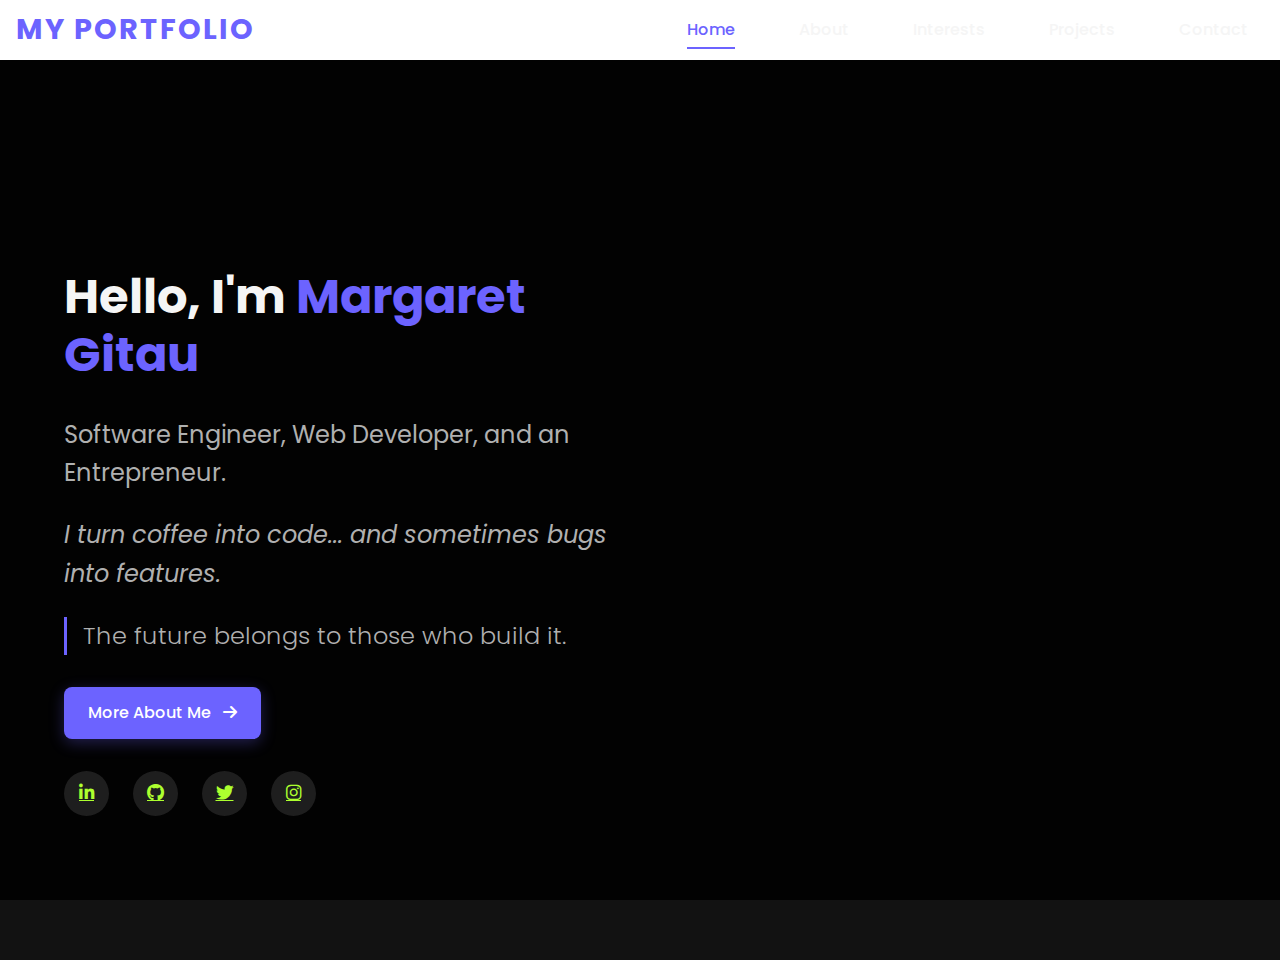
<file: index.html>
<!-- index.html -->
<!DOCTYPE html>
<html lang="en">
<head>
  <meta charset="UTF-8" />
  <meta name="viewport" content="width=device-width, initial-scale=1.0" />
  <title>Margaret Gitau | Portfolio</title>
  <link rel="stylesheet" href="style.css" />
  <link rel="stylesheet" href="https://cdnjs.cloudflare.com/ajax/libs/font-awesome/6.0.0/css/all.min.css">
  <link href="https://fonts.googleapis.com/css2?family=Poppins:wght@300;500;700&display=swap" rel="stylesheet">
</head>
<body>
  <!-- Navbar -->
  <header>
    <nav class="navbar">
      <div class="logo">My Portfolio</div>
 <button id="menu-toggle" aria-label="Menu">
    <i class="fas fa-bars"></i>
  </button>


   <ul class="nav-links">
        <li><a href="index.html" class="active">Home</a></li>
        <li><a href="about.html">About</a></li>
        <li><a href="interests.html">Interests</a></li>
        <li><a href="projects.html">Projects</a></li>
        <li><a href="contact.html">Contact</a></li>
      </ul>
    </nav>
  </header>

  <!-- Hero Section -->
  <section class="hero">
  <div class="hero-content">
    <div class="hero-text">
      <h1>Hello, I'm <span class="highlight">Margaret Gitau</span></h1>
      <p>Software Engineer, Web Developer, and an Entrepreneur.</p>
      <p class="dev-joke">I turn coffee into code... and sometimes bugs into features.</p>
      <p class="dev-quote">The future belongs to those who build it.</p>

      <a href="about.html" class="btn">More About Me <i class="fas fa-arrow-right"></i></a>

      <div class="social-links">
        <a href="https://www.linkedin.com/in/margaret-gitau-5371702ba" class="social-link"><i class="fab fa-linkedin-in"></i></a>
        <a href="https://github.com/Gitaumarggy" class="social-link"><i class="fab fa-github"></i></a>
        <a href="https://x.com/gitaumarggy" class="social-link"><i class="fab fa-twitter"></i></a>
        <a href="https://www.instagram.com/margg.y" class="social-link"><i class="fab fa-instagram"></i></a>
      </div>
    </div>

    <div class="hero-image">
      <img src="IMG_1664.jpg" alt="Margaret Gitau" class="circular-image" />
    </div>
  </div>
</section>
 <script src="script.js"></script>
</body>
</html>
</file>
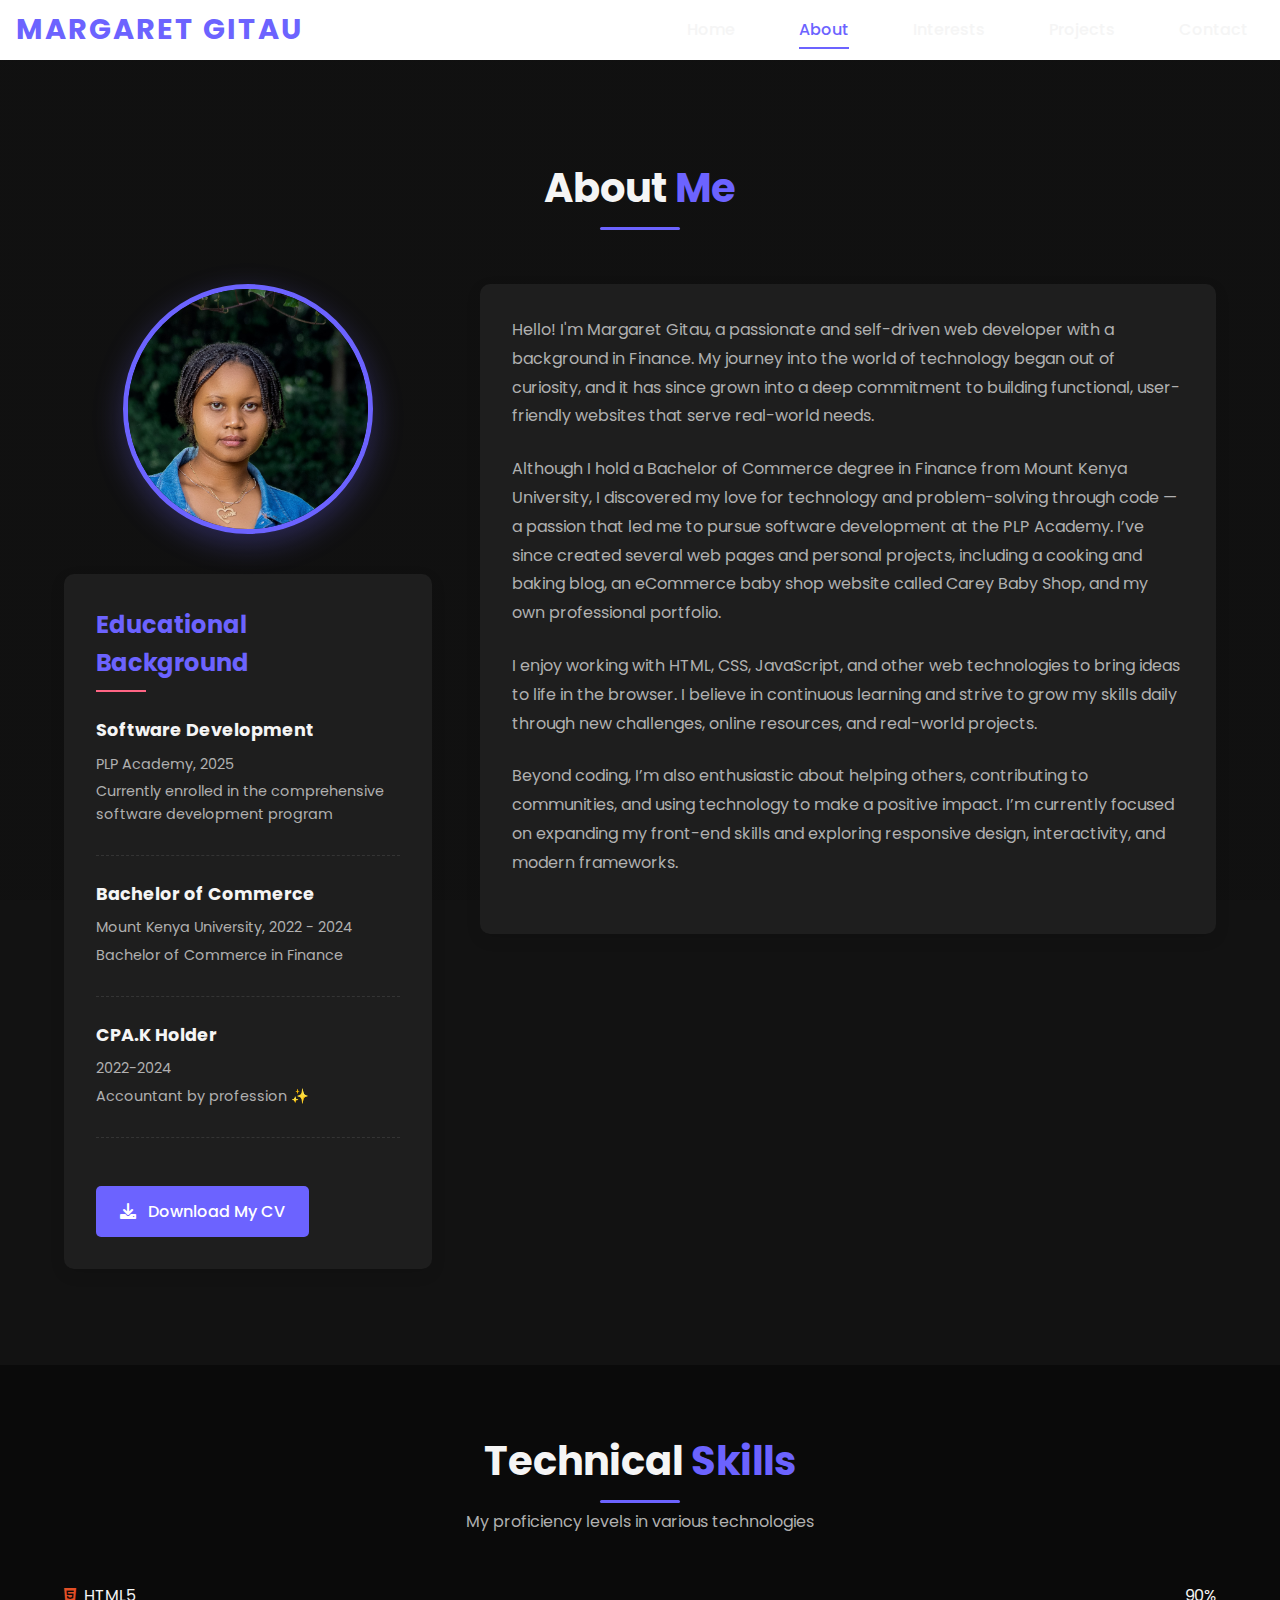
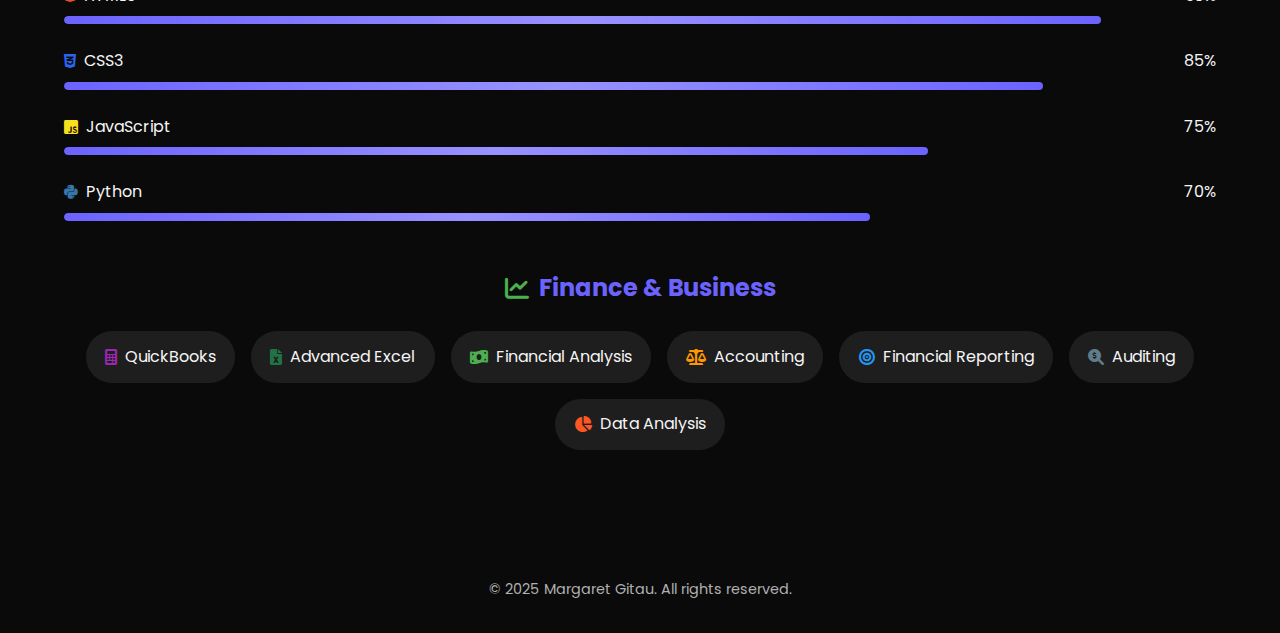
<file: about.html>
<!-- about.html -->
<!DOCTYPE html>
<html lang="en">
<head>
  <meta charset="UTF-8" />
  <meta name="viewport" content="width=device-width, initial-scale=1.0" />
  <title>About | Margaret Gitau</title>
  <link rel="stylesheet" href="style.css" />
  <link href="https://fonts.googleapis.com/css2?family=Poppins:wght@300;500;700&display=swap" rel="stylesheet">
  <link rel="stylesheet" href="https://cdnjs.cloudflare.com/ajax/libs/font-awesome/6.0.0/css/all.min.css">
</head>
<body>
  <!-- Navbar -->
  <header>
    <nav class="navbar">
      <div class="logo">Margaret Gitau</div>
      <ul class="nav-links">
        <li><a href="index.html">Home</a></li>
        <li><a href="about.html" class="active">About</a></li>
        <li><a href="interests.html">Interests</a></li>
        <li><a href="projects.html">Projects</a></li>
        <li><a href="contact.html">Contact</a></li>
      </ul>
    </nav>
  </header>

  <!-- About Section -->
  <section class="about" id="about">
    <div class="container">
      <div class="section-header">
        <h2>About <span>Me</span></h2>
      </div>

      <div class="about-layout">
        <div class="about-left">
          <div class="about-image">
            <img src="IMG_1664.jpg" alt="Margaret Gitau" class="circular-image"/>
          </div>
          <div class="education">
            <h3>Educational Background</h3>
            <div class="education-item">
              <h4>Software Development</h4>
              <p>PLP Academy, 2025</p>
              <p>Currently enrolled in the comprehensive software development program</p>
            </div>
            <div class="education-item">
              <h4>Bachelor of Commerce</h4>
              <p>Mount Kenya University, 2022 - 2024</p>
              <p>Bachelor of Commerce in Finance</p>
            </div>
            <div class="education-item">
              <h4>CPA.K Holder</h4>
              <p>2022-2024</p>
              <p>Accountant by profession ✨</p>
            </div>
            <a href="/cv/Margaret_Wangari_CV.pdf" class="download-cv">
              <i class="fas fa-download"></i> Download My CV
            </a>
          </div>
        </div>

        <div class="about-right">
          <div class="about-text">
            <p>
              Hello! I'm Margaret Gitau, a passionate and self-driven web developer with a background in Finance. My journey into the world of technology began out of curiosity, and it has since grown into a deep commitment to building functional, user-friendly websites that serve real-world needs.
            </p>
            <p>
              Although I hold a Bachelor of Commerce degree in Finance from Mount Kenya University, I discovered my love for technology and problem-solving through code — a passion that led me to pursue software development at the PLP Academy. I’ve since created several web pages and personal projects, including a cooking and baking blog, an eCommerce baby shop website called Carey Baby Shop, and my own professional portfolio.
            </p>
            <p>
              I enjoy working with HTML, CSS, JavaScript, and other web technologies to bring ideas to life in the browser. I believe in continuous learning and strive to grow my skills daily through new challenges, online resources, and real-world projects.
            </p>
            <p>
              Beyond coding, I’m also enthusiastic about helping others, contributing to communities, and using technology to make a positive impact. I’m currently focused on expanding my front-end skills and exploring responsive design, interactivity, and modern frameworks.
            </p>
          </div>
        </div>
      </div>
    </div>
  </section>

  <!-- Skills Section -->
 <!-- Skills Section -->
<section class="skills" id="skills">
  <div class="container">
    <div class="section-header">
      <h2>Technical <span>Skills</span></h2>
      <p>My proficiency levels in various technologies</p>
    </div>
    
    <div class="skill-progress">
      <div class="skill-item">
        <div class="skill-info">
          <div class="skill-name">
            <i class="fab fa-html5"></i> HTML5
          </div>
          <span>90%</span>
        </div>
        <div class="skill-bar">
          <div class="skill-level" style="width: 90%"></div>
        </div>
      </div>
      
      <div class="skill-item">
        <div class="skill-info">
          <div class="skill-name">
            <i class="fab fa-css3-alt"></i> CSS3
          </div>
          <span>85%</span>
        </div>
        <div class="skill-bar">
          <div class="skill-level" style="width: 85%"></div>
        </div>
      </div>
      
      <div class="skill-item">
        <div class="skill-info">
          <div class="skill-name">
            <i class="fab fa-js-square"></i> JavaScript
          </div>
          <span>75%</span>
        </div>
        <div class="skill-bar">
          <div class="skill-level" style="width: 75%"></div>
        </div>
      </div>
      
      <div class="skill-item">
        <div class="skill-info">
          <div class="skill-name">
            <i class="fab fa-python"></i> Python
          </div>
          <span>70%</span>
        </div>
        <div class="skill-bar">
          <div class="skill-level" style="width: 70%"></div>
        </div>
      </div>
    </div>

    <div class="skill-category">
      <h3><i class="fas fa-chart-line"></i> Finance & Business</h3>
      <div class="skills-grid">
        <div class="skill-tag"><i class="fas fa-calculator"></i> QuickBooks</div>
        <div class="skill-tag"><i class="fas fa-file-excel"></i> Advanced Excel</div>
        <div class="skill-tag"><i class="fas fa-money-bill-wave"></i> Financial Analysis</div>
        <div class="skill-tag"><i class="fas fa-balance-scale"></i> Accounting</div>
        <div class="skill-tag"><i class="fas fa-bullseye"></i> Financial Reporting</div>
        <div class="skill-tag"><i class="fas fa-search-dollar"></i> Auditing</div>
        <div class="skill-tag"><i class="fas fa-chart-pie"></i> Data Analysis</div>
      </div>
    </div>
  </div>
</section>

  <!-- Footer -->
  <footer class="footer">
    <p>&copy; 2025 Margaret Gitau. All rights reserved.</p>
  </footer>
   <script src="script.js"></script>
</body>
</html>
</file>
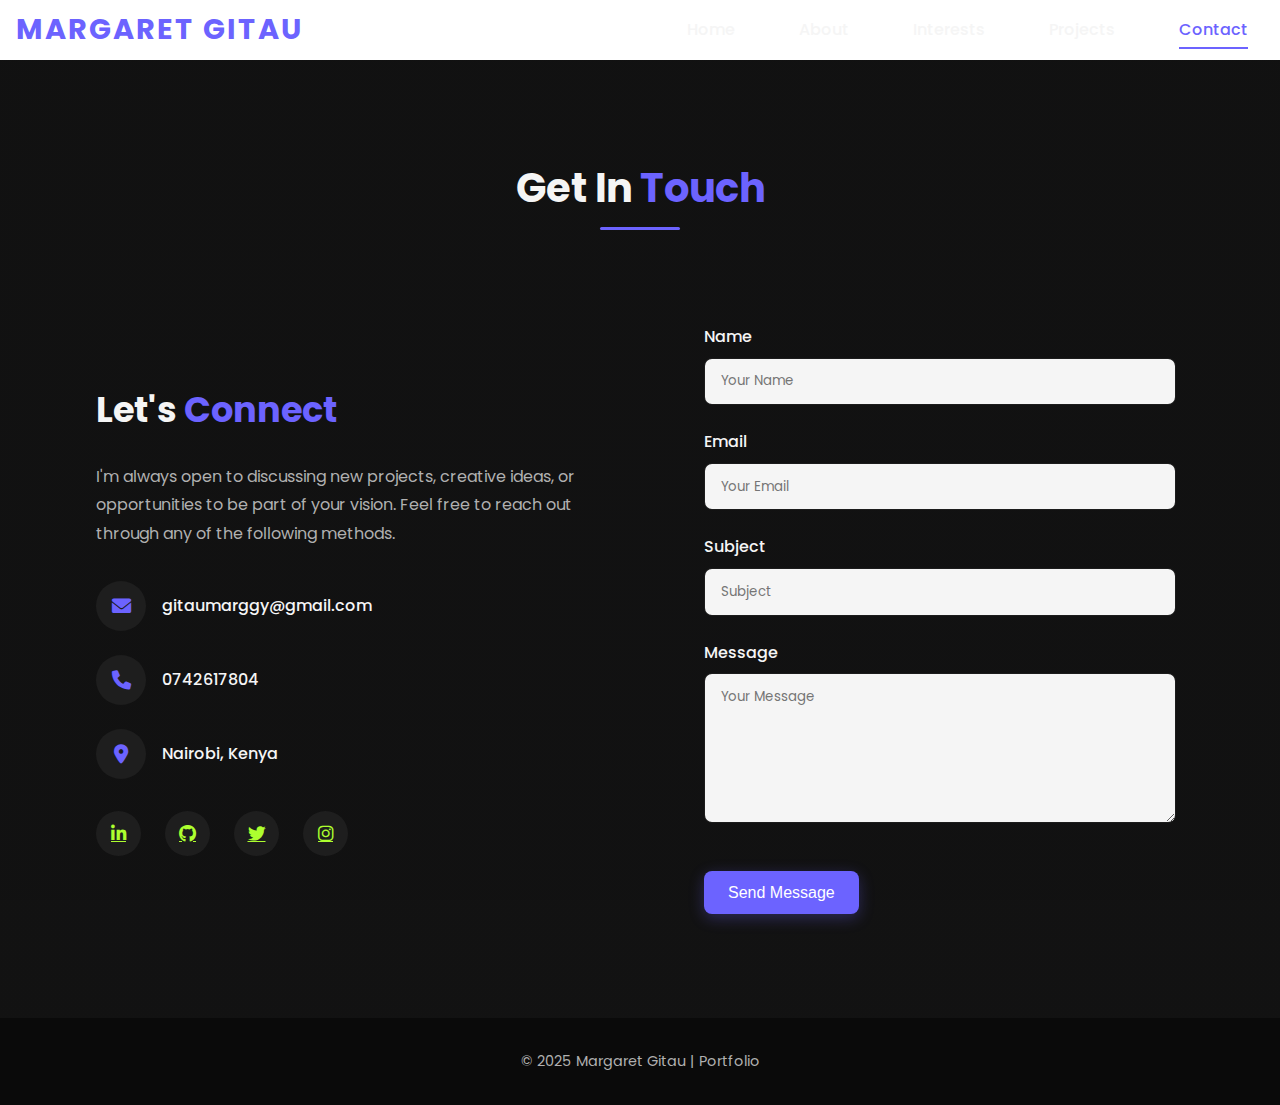
<file: contact.html>
<!DOCTYPE html>
<html lang="en">
<head>
  <meta charset="UTF-8" />
  <meta name="viewport" content="width=device-width, initial-scale=1.0"/>
  <title>Contact | Margaret Gitau</title>
  <link rel="stylesheet" href="style.css" />
  <link rel="stylesheet" href="https://cdnjs.cloudflare.com/ajax/libs/font-awesome/6.0.0/css/all.min.css">
  <link href="https://fonts.googleapis.com/css2?family=Poppins:wght@300;500;700&display=swap" rel="stylesheet">
</head>
<body>

  <!-- Navbar -->
  <header>
    <nav class="navbar">
      <div class="logo">Margaret Gitau</div>
       <button id="menu-toggle" aria-label="Menu">
    <i class="fas fa-bars"></i>
  </button>
      <ul class="nav-links">
        <li><a href="index.html">Home</a></li>
        <li><a href="about.html">About</a></li>
       <li><a href="interests.html">Interests</a></li>
          <li><a href="projects.html">Projects</a></li>
        <li><a href="contact.html" class="active">Contact</a></li>
      </ul>
    </nav>
  </header>

  <!-- Contact Section -->
  <section class="contact" id="contact">
    <div class="container">
      <div class="section-header">
        <h2>Get In <span>Touch</span></h2>
      
      </div>
      <div class="contact-content">
        <div class="contact-info">
          <h2>Let's <span>Connect</span></h2>
          <p>I'm always open to discussing new projects, creative ideas, or opportunities to be part of your vision. Feel free to reach out through any of the following methods.</p>
          <div class="contact-details">
            <div class="contact-item">
              <div class="contact-icon"><i class="fas fa-envelope"></i></div>
              <span>gitaumarggy@gmail.com</span>
            </div>
            <div class="contact-item">
              <div class="contact-icon"><i class="fas fa-phone"></i></div>
              <span>0742617804</span>
            </div>
            <div class="contact-item">
              <div class="contact-icon"><i class="fas fa-map-marker-alt"></i></div>
              <span>Nairobi, Kenya</span>
            </div>
          </div>
          <div class="social-links">
            <a href="https://www.linkedin.com/in/margaret-gitau-5371702ba" class="social-link"><i class="fab fa-linkedin-in"></i></a>
            <a href="https://github.com/Gitaumarggy" class="social-link"><i class="fab fa-github"></i></a>
            <a href="https://x.com/gitaumarggy" class="social-link"><i class="fab fa-twitter"></i></a>
            <a href="https://www.instagram.com/margg.y" class="social-link"><i class="fab fa-instagram"></i></a>
          </div>
        </div>

        <div class="contact-form-container">
          <form class="contact-form">
            <div class="form-group">
              <label for="name">Name</label>
              <input type="text" id="name" class="form-control" placeholder="Your Name" required>
            </div>
            <div class="form-group">
              <label for="email">Email</label>
              <input type="email" id="email" class="form-control" placeholder="Your Email" required>
            </div>
            <div class="form-group">
              <label for="subject">Subject</label>
              <input type="text" id="subject" class="form-control" placeholder="Subject" required>
            </div>
            <div class="form-group">
              <label for="message">Message</label>
              <textarea id="message" class="form-control" placeholder="Your Message" required></textarea>
            </div>
            <button type="submit" class="btn">Send Message</button>
          </form>
        </div>
      </div>
    </div>
  </section>

  <!-- Footer -->
  <footer>
    <div class="container">
      <div class="footer-content">
        <p>&copy; 2025 Margaret Gitau | Portfolio</p>
      </div>
    </div>
  </footer>
   <script src="script.js"></script>
</body>
</html>
</file>
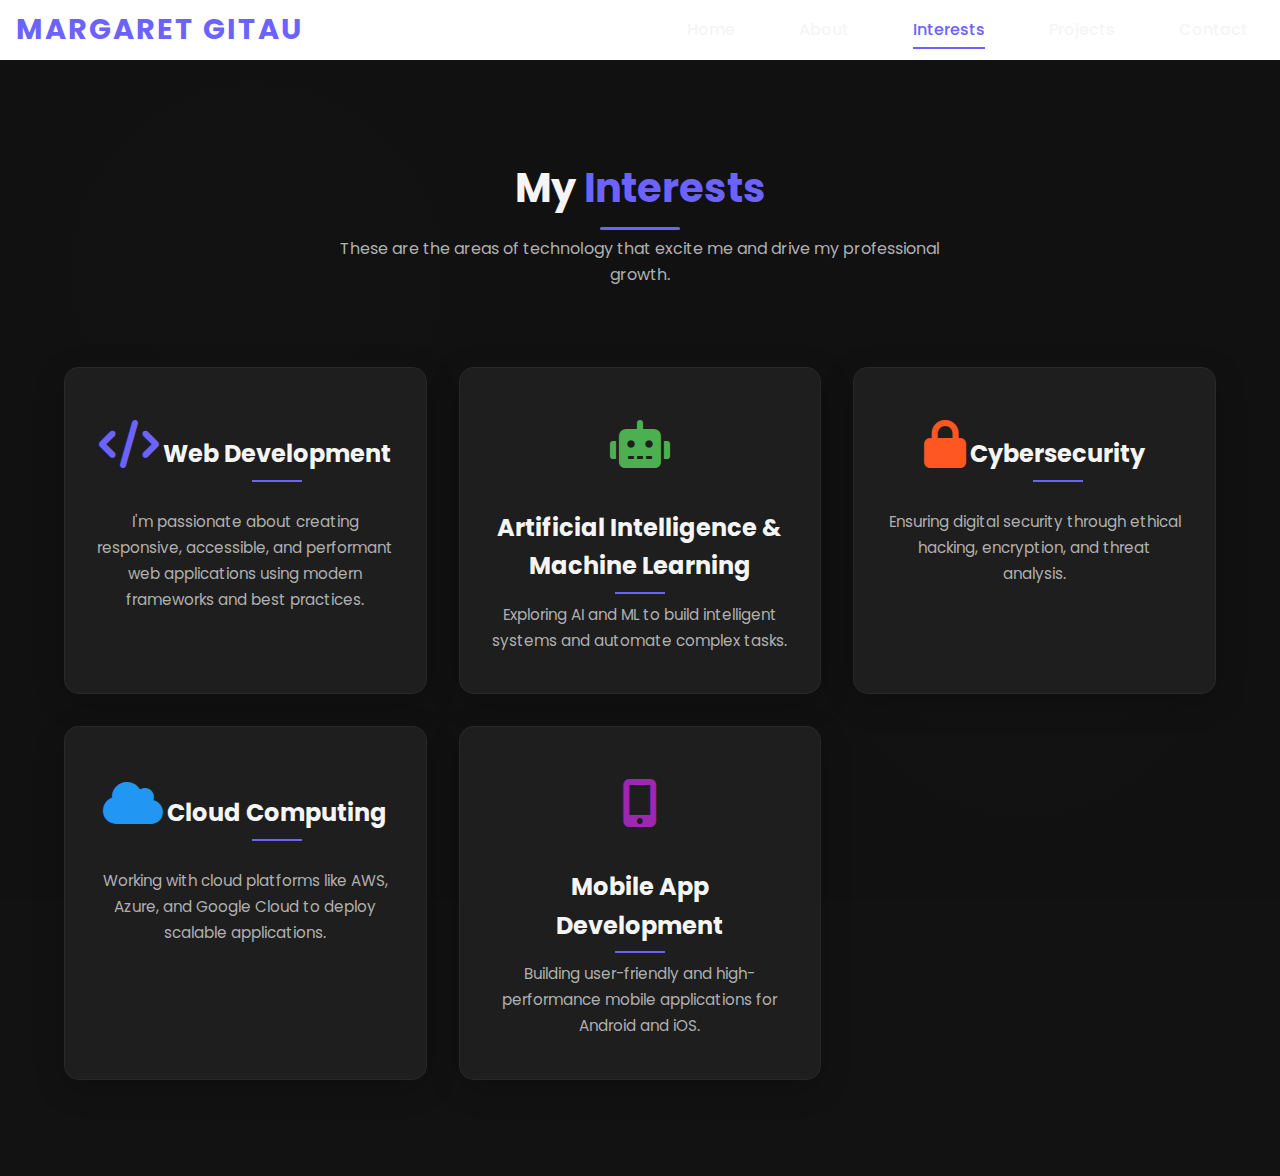
<file: interests.html>
<!DOCTYPE html>
<html lang="en">
<head>
  <meta charset="UTF-8" />
  <meta name="viewport" content="width=device-width, initial-scale=1.0" />
  <title>My Interests | Margaret Gitau</title>
  <link rel="stylesheet" href="style.css" />
  <link href="https://fonts.googleapis.com/css2?family=Poppins:wght@300;500;700&display=swap" rel="stylesheet">
  <link rel="stylesheet" href="https://cdnjs.cloudflare.com/ajax/libs/font-awesome/6.0.0/css/all.min.css">
</head>
<body>

  <!-- Navbar -->
  <header>
    <nav class="navbar">
      <div class="logo">Margaret Gitau</div>
       <button id="menu-toggle" aria-label="Menu">
    <i class="fas fa-bars"></i>
  </button>

      <ul class="nav-links">
        <li><a href="index.html">Home</a></li>
        <li><a href="about.html">About</a></li>
        <li><a href="interests.html"class="active">Interests</a></li>
        <li><a href="projects.html">Projects</a></li>
        <li><a href="contact.html">Contact</a></li>
      </ul>
    </nav>
  </header>

  <!-- Interests Section -->
  <section class="interests" id="interests">
    <div class="container">
      <div class="section-header">
        <h2>My <span>Interests</span></h2>
        <p>These are the areas of technology that excite me and drive my professional growth.</p>
      </div>

      <div class="interests-grid">
        <div class="interest-card">
          <div class="interest-icon"><i class="fas fa-code"></i></div>
          <h3>Web Development</h3>
          <p>I'm passionate about creating responsive, accessible, and performant web applications using modern frameworks and best practices.</p>
        </div>

        <div class="interest-card">
          <div class="interest-icon"><i class="fas fa-robot"></i></div>
          <h3>Artificial Intelligence & Machine Learning</h3>
          <p>Exploring AI and ML to build intelligent systems and automate complex tasks.</p>
        </div>

        <div class="interest-card">
          <div class="interest-icon"><i class="fas fa-lock"></i></div>
          <h3>Cybersecurity</h3>
          <p>Ensuring digital security through ethical hacking, encryption, and threat analysis.</p>
        </div>

        <div class="interest-card">
          <div class="interest-icon"><i class="fas fa-cloud"></i></div>
          <h3>Cloud Computing</h3>
          <p>Working with cloud platforms like AWS, Azure, and Google Cloud to deploy scalable applications.</p>
        </div>

        <div class="interest-card">
          <div class="interest-icon"><i class="fas fa-mobile-alt"></i></div>
          <h3>Mobile App Development</h3>
          <p>Building user-friendly and high-performance mobile applications for Android and iOS.</p>
        </div>
      </div>
    </div>
  </section>
   <script src="script.js"></script>
</body>
</html>
</file>
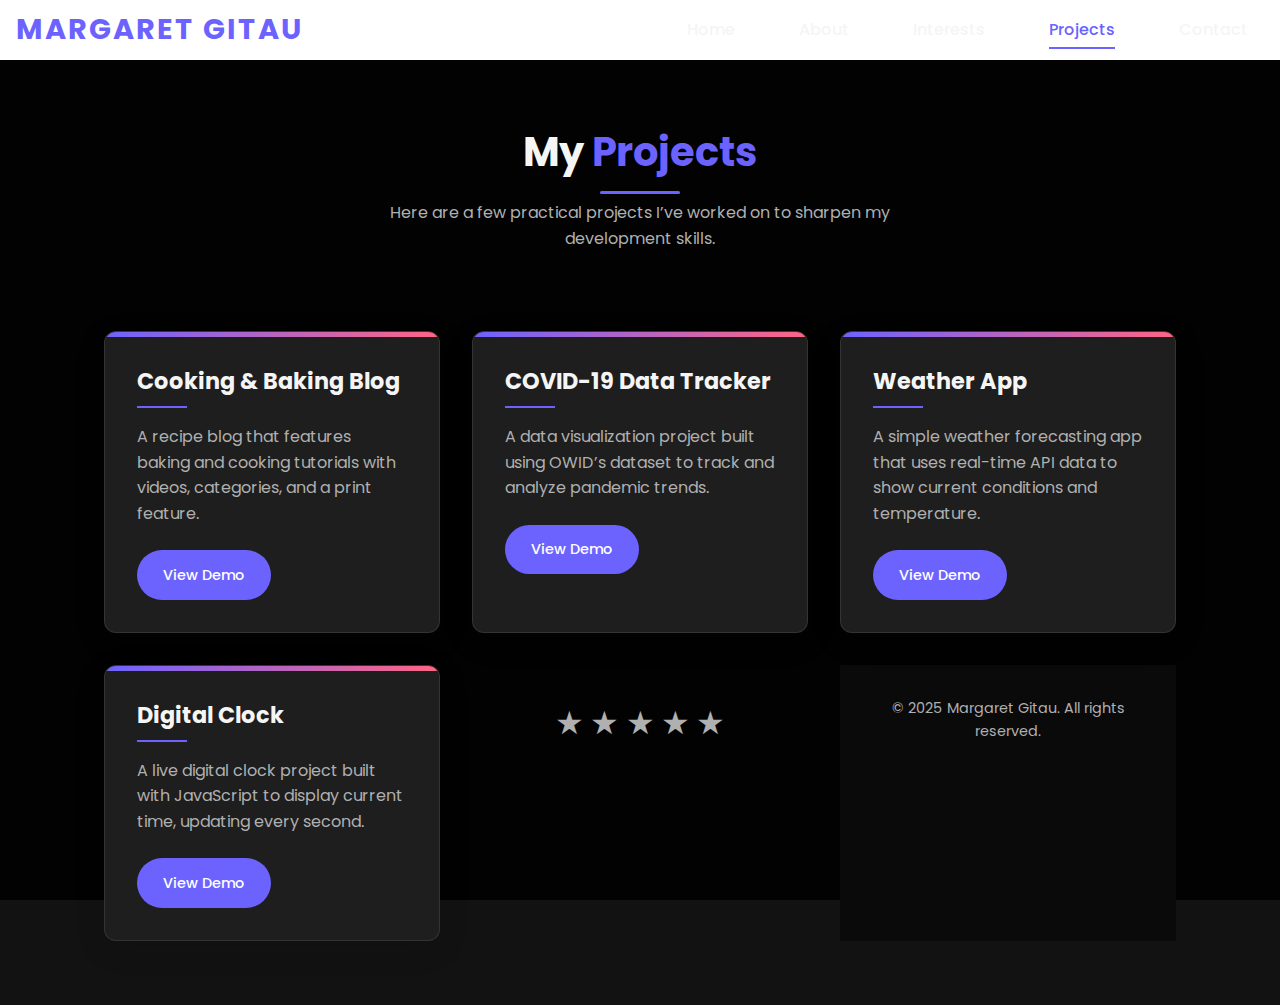
<file: projects.html>
<!DOCTYPE html>
<html lang="en">
<head>
  <meta charset="UTF-8" />
  <meta name="viewport" content="width=device-width, initial-scale=1.0" />
  <title>My Interests | Margaret Gitau</title>
  <link rel="stylesheet" href="style.css" />
  <link href="https://fonts.googleapis.com/css2?family=Poppins:wght@300;500;700&display=swap" rel="stylesheet">
  <link rel="stylesheet" href="https://cdnjs.cloudflare.com/ajax/libs/font-awesome/6.0.0/css/all.min.css">
</head>
<body>

  <!-- Navbar -->
  <header>
    <nav class="navbar">
      <div class="logo">Margaret Gitau</div>
          <button id="menu-toggle" aria-label="Menu">
    <i class="fas fa-bars"></i>
  </button>
      <ul class="nav-links">
        <li><a href="index.html">Home</a></li>
        <li><a href="about.html">About</a></li>
        <li><a href="interests.html">Interests</a></li>
        <li><a href="projects.html"class="active">Projects</a></li>
        <li><a href="contact.html">Contact</a></li>
      </ul>
    </nav>
  </header>

<!-- Projects Subsection -->
<div class="section-header" style="margin-top: 60px;">
  <h2>My <span>Projects</span></h2>
  <p>Here are a few practical projects I’ve worked on to sharpen my development skills.</p>
</div>

<div class="projects-grid">
  <div class="project-card">
    <h3>Cooking & Baking Blog</h3>
    <p>A recipe blog that features baking and cooking tutorials with videos, categories, and a print feature.</p>
    <a href="https://marggyrecipes.netlify.app/" target="_blank" class="btn-demo">View Demo</a>
  </div>

  <div class="project-card">
    <h3>COVID-19 Data Tracker</h3>
    <p>A data visualization project built using OWID’s dataset to track and analyze pandemic trends.</p>
    <a href="https://your-covid-tracker.netlify.app" target="_blank" class="btn-demo">View Demo</a>
  </div>

  <div class="project-card">
    <h3>Weather App</h3>
    <p>A simple weather forecasting app that uses real-time API data to show current conditions and temperature.</p>
    <a href="https://your-weather-app.vercel.app" target="_blank" class="btn-demo">View Demo</a>
  </div>

  <div class="project-card">
    <h3>Digital Clock</h3>
    <p>A live digital clock project built with JavaScript to display current time, updating every second.</p>
    <a href="https://your-digital-clock.netlify.app" target="_blank" class="btn-demo">View Demo</a>
  </div>


<div class="rating">
  <span class="star" data-value="5">&#9733;</span>
  <span class="star" data-value="4">&#9733;</span>
  <span class="star" data-value="3">&#9733;</span>
  <span class="star" data-value="2">&#9733;</span>
  <span class="star" data-value="1">&#9733;</span>
</div>



  <!-- Footer -->
  <footer class="footer">
    <p>&copy; 2025 Margaret Gitau. All rights reserved.</p>
  </footer>
   <script src="script.js"></script>
</body>
</html>
</file>
<file: style.css>
/* style.css */
:root {
  --primary-color: #7863ff;
  --secondary-color: #ff6584;
  --dark-bg: #121212;
  --darker-bg: #0a0a0a;
  --text-color: #f5f5f5;
  --text-muted: #b0b0b0;
  --card-bg: #1e1e1e;
    --shadow-color: rgba(0, 0, 0, 0.3);
    --navbar-height: 60px;
}

* {
  margin: 0;
  padding: 0;
  box-sizing: border-box;
}

body {
  font-family: 'Poppins', sans-serif;
  background-color: var(--dark-bg);
  color: var(--text-color);
  line-height: 1.6;
  overflow-x: hidden;
  background-image: linear-gradient(rgba(0, 0, 0, 0.9), rgba(0, 0, 0, 0.9)), 
                    url('https://images.pexels.com/photos/5380664/pexels-photo-5380664.jpeg?auto=compress&cs=tinysrgb&w=600');
  background-size: cover;
  background-attachment: fixed;
  background-position: center;
}

/* Navbar Styles */
.navbar {
  display: flex;
  justify-content: space-between;
  align-items: center;
  height: var(--navbar-height);
  padding: 1.5rem 5%;
  background-color: rgba(18, 18, 18, 0.8);
  backdrop-filter: blur(10px);
  position: fixed;
  width: 100%;
  top: 0;
  z-index: 1000;
  border-bottom: 1px solid rgba(255, 255, 255, 0.1);
}

.logo {
  font-size: 1.8rem;
  font-weight: 700;
  color: var(--primary-color);
  text-transform: uppercase;
  letter-spacing: 2px;
}

/* Base styles */
.navbar {
  display: flex;
  justify-content: space-between;
  align-items: center;
  padding: 1rem;
  background: #ffffff;
  position: relative;
  z-index: 1000;
}

.nav-links {
  display: none; /* hide by default on mobile */
  flex-direction: column;
  position: absolute;
  top: 70px; /* adjust based on header height */
  right: 1rem;
  background: white;
  border-radius: 10px;
  box-shadow: 0 4px 8px rgba(0, 0, 0, 0.1);
  padding: 1rem;
}

.nav-links.show {
  display: flex; /* show menu when toggled */
}

.nav-links li {
  margin: 0.5rem 0;
}

#menu-toggle {
  font-size: 24px;
  background: none;
  border: none;
  cursor: pointer;
  color: #333;
}

/* Desktop view: show nav always */
@media screen and (min-width: 768px) {
  .nav-links {
    display: flex !important;
    position: static;
    flex-direction: row;
    background: none;
    box-shadow: none;
    padding: 0;
  }

  .nav-links li {
    margin: 0 1rem;
  }

  #menu-toggle {
    display: none;
  }
}


/* Form Validation Styles */
.form-control.invalid {
  border-color: var(--secondary-color);
}

.error-message {
  color: var(--secondary-color);
  font-size: 0.8rem;
  margin-top: 0.3rem;
  display: none;
}

.form-control.invalid + .error-message {
  display: block;
}

/* Loading Animation for Form Submission */
.form-loading {
  position: relative;
  pointer-events: none;
  opacity: 0.7;
}

.form-loading::after {
  content: '';
  position: absolute;
  top: 50%;
  left: 50%;
  transform: translate(-50%, -50%);
  width: 20px;
  height: 20px;
  border: 3px solid rgba(255, 255, 255, 0.3);
  border-radius: 50%;
  border-top-color: var(--primary-color);
  animation: spin 1s ease infinite;
}

@keyframes spin {
  to { transform: translate(-50%, -50%) rotate(360deg); }
}

/* Success Message */
.form-success {
  display: none;
  color: #4CAF50;
  text-align: center;
  margin-top: 1rem;
  font-weight: 500;
}

.form-success.visible {
  display: block;
  animation: fadeIn 0.5s ease;
}

.nav-links {
  display: flex;
  list-style: none;
  gap: 2rem;
}

.nav-links a {
  color: var(--text-color);
  text-decoration: none;
  font-weight: 500;
  transition: color 0.3s ease;
  position: relative;
  padding: 0.5rem 0;
}

.nav-links a:hover {
  color: var(--primary-color);
}

.nav-links a.active {
  color: var(--primary-color);
}

.nav-links a.active::after {
  content: '';
  position: absolute;
  bottom: 0;
  left: 0;
  width: 100%;
  height: 2px;
  background-color: var(--primary-color);
}

/* Hero Section */
.hero {
  min-height: 100vh;
  display: flex;
  align-items: center;
  padding: 8rem 5% 4rem;
}

.hero-content {
  display: flex;
  justify-content: space-between;
  align-items: center;
  width: 100%;
  max-width: 1200px;
  margin: 0 auto;
  gap: 3rem;
}

.hero-text {
  font-size: 1.5rem;
  font-style: courier;
  flex: 1;
  max-width: 600px;
}

.hero-image {
  flex: 1;
  display: flex;
  justify-content: center;
  position: relative;
}

.circular-image {
  width: 400px;
  height: 400px;
  border-radius: 80%;
  object-fit: cover;
  position: relative;
  z-index: 1;
  box-shadow: 0 10px 30px rgba(108, 99, 255, 0.3);
  transition: transform 0.5s ease;
}

.circular-image:hover {
  transform: scale(1.05);
}

h1 {
  font-size: 3.0rem;
  margin-bottom: 2.0rem;
  line-height: 1.2;
   animation: 
    typing 3.5s steps(40, end),
    blink-caret 0.75s step-end infinite;
}
@keyframes typing {
  from { width: 0; }
  to { width: 100%; }
}
/* The cursor blink effect */
@keyframes blink-caret {
  from, to { border-color: transparent }
  50% { border-color: var(--primary-color); }
}

.highlight {
  color: var(--primary-color);
  position: relative;
}

.highlight::after {
  content: '';
  position: absolute;
  bottom: 5px;
  left: 0;
  width: 100%;
  height: 10px;
  background-color: rgba(108, 99, 255, 0.3);
  z-index: -1;
}

.hero-text p {
  font-size: 1.5rem;
  margin-bottom: 1.0rem;
  color: var(--text-muted);
}

.dev-joke {
  font-style: italic;
  color: var(--secondary-color);
  margin: 1.5rem 0;
}

.dev-quote {
  font-weight: 300;
  border-left: 3px solid var(--primary-color);
  padding-left: 1rem;
  margin: 1.5rem 0;
}

/* Button Styles */
.btn {
  display: inline-block;
  background-color: var(--primary-color);
  color: rgb(255, 255, 255);
  padding: 0.8rem 1.5rem;
  border-radius: 50px;
  text-decoration: none;
  font-weight: 500;
  transition: all 0.3s ease;
  margin-top: 1rem;
  box-shadow: 0 4px 15px rgba(108, 99, 255, 0.3);
}

.btn:hover {
  transform: translateY(-3px);
  box-shadow: 0 6px 20px rgba(108, 99, 255, 0.4);
  background-color: #5a52e0;
}

.btn i {
  margin-left: 0.5rem;
  transition: transform 0.3s ease;
}

.btn:hover i {
  transform: translateX(3px);
}

/* Social Links */
.social-links {
  display: flex;
  gap: 1.5rem;
  margin-top: 2rem;
}

.social-link {
  display: flex;
  align-items: center;
  justify-content: center;
  width: 40px;
  height: 40px;
  border-radius: 50%;
  background-color: var(--card-bg);
  color:rgb(128, 255, 0);
  transition: all 0.3s ease;
}

.social-link:hover {
  background-color: var(--primary-color);
  transform: translateY(-3px);
  color: rgb(15, 210, 129);
}

/* Responsive Design */
@media (max-width: 992px) {
  .hero-content {
    flex-direction: column-reverse;
    text-align: center;
    gap: 2rem;
  }
  
  .hero-text {
    max-width: 100%;
  }
  
  .highlight::after {
    display: none;
  }
  
  .dev-quote {
    border-left: none;
    padding-left: 0;
  }
  
  .social-links {
    justify-content: center;
  }
  
  .nav-links {
    gap: 1rem;
  }
}

@media (max-width: 768px) {
  h1 {
    font-size: 2.5rem;
  }
  
  .circular-image {
    width: 250px;
    height: 250px;
  }
  
  .navbar {
    padding: 1rem 5%;
  }
  
  .nav-links {
    display: none; /* Consider adding a mobile menu toggle */
  }
}

/* Animation */
@keyframes fadeIn {
  from {
    opacity: 0;
    transform: translateY(20px);
  }
  to {
    opacity: 1;
    transform: translateY(0);
  }
}

.hero-text {
  animation: fadeIn 1s ease forwards;
}

.hero-image {
  animation: fadeIn 1s ease 0.3s forwards;
  opacity: 0;
}


/* About Page Specific Styles */
.about {
  padding: 6rem 5% 4rem;
  background: linear-gradient(rgba(18, 18, 18, 0.9), rgba(18, 18, 18, 0.9));
}

.section-header {
  text-align: center;
  margin-bottom: 3rem;
}

.section-header h2 {
  font-size: 2.5rem;
  margin-bottom: 1rem;
  position: relative;
  display: inline-block;
}

.section-header h2 span {
  color: var(--primary-color);
}

.section-header h2::after {
  content: '';
  position: absolute;
  bottom: -10px;
  left: 50%;
  transform: translateX(-50%);
  width: 80px;
  height: 3px;
  background: var(--primary-color);
  border-radius: 3px;
}

.section-header p {
  color: var(--text-muted);
  max-width: 600px;
  margin: 0 auto;
}

/* About Layout */
.about-layout {
  display: flex;
  gap: 3rem;
  max-width: 1200px;
  margin: 0 auto;
}

.about-left {
  flex: 1;
  min-width: 300px;
}

.about-right {
  flex: 2;
}

/* About Image */
.about-image {
  text-align: center;
  margin-bottom: 2rem;
}

.about-image .circular-image {
  width: 250px;
  height: 250px;
  border: 5px solid var(--primary-color);
  box-shadow: 0 10px 30px rgba(108, 99, 255, 0.3);
  transition: transform 0.5s ease;
}

.about-image .circular-image:hover {
  transform: scale(1.03);
}

/* Education Section */
.education {
  background: var(--card-bg);
  padding: 2rem;
  border-radius: 10px;
  box-shadow: 0 5px 15px rgba(0, 0, 0, 0.1);
  margin-bottom: 2rem;
}

.education h3 {
  color: var(--primary-color);
  margin-bottom: 1.5rem;
  font-size: 1.5rem;
  position: relative;
  padding-bottom: 10px;
}

.education h3::after {
  content: '';
  position: absolute;
  bottom: 0;
  left: 0;
  width: 50px;
  height: 2px;
  background: var(--secondary-color);
}

.education-item {
  margin-bottom: 1.5rem;
  padding-bottom: 1.5rem;
  border-bottom: 1px dashed rgba(255, 255, 255, 0.1);
}

.education-item:last-child {
  border-bottom: none;
  margin-bottom: 0;
  padding-bottom: 0;
}

.education-item h4 {
  color: var(--text-color);
  margin-bottom: 0.5rem;
  font-size: 1.1rem;
}

.education-item p {
  color: var(--text-muted);
  font-size: 0.9rem;
  margin-bottom: 0.3rem;
}

/* Download CV Button */
.download-cv {
  display: inline-block;
  background: var(--primary-color);
  color: white;
  padding: 0.8rem 1.5rem;
  border-radius: 5px;
  text-decoration: none;
  margin-top: 1.5rem;
  transition: all 0.3s ease;
  font-weight: 500;
}

.download-cv:hover {
  background: #5a52e0;
  transform: translateY(-3px);
  box-shadow: 0 5px 15px rgba(108, 99, 255, 0.4);
}

.download-cv i {
  margin-right: 8px;
}

/* About Text */
.about-text {
  background: var(--card-bg);
  padding: 2rem;
  border-radius: 10px;
  box-shadow: 0 5px 15px rgba(0, 0, 0, 0.1);
}

.about-text p {
  margin-bottom: 1.5rem;
  color: var(--text-muted);
  line-height: 1.8;
}

/* Skills Section */
.skills {
  padding: 4rem 5%;
  background: var(--darker-bg);
}

.skills-container, .skills-grid {
  display: flex;
  flex-wrap: wrap;
  gap: 1rem;
  justify-content: center;
  margin-bottom: 2rem;
}

.skill-tag {
  background: var(--card-bg);
  padding: 0.8rem 1.2rem;
  border-radius: 30px;
  display: flex;
  align-items: center;
  gap: 8px;
  transition: all 0.3s ease;
}

.skill-tag:hover {
  transform: translateY(-5px);
  box-shadow: 0 5px 15px rgba(0, 0, 0, 0.2);
}

.skill-category {
  margin-top: 3rem;
}

.skill-category h3 {
  color: var(--primary-color);
  margin-bottom: 1.5rem;
  font-size: 1.5rem;
  text-align: center;
  display: flex;
  align-items: center;
  justify-content: center;
  gap: 10px;
}

/* ===== Dark/Light Mode Variables ===== */
:root {
  --primary-color: #6c63ff;
  --secondary-color: #ff6584;
  --dark-bg: #121212;
  --darker-bg: #0a0a0a;
  --text-color: #f5f5f5;
  --text-muted: #b0b0b0;
  --card-bg: #1e1e1e;
  --shadow-color: rgba(0, 0, 0, 0.3);
}

[data-theme="light"] {
  --dark-bg: #f5f5f5;
  --darker-bg: #e0e0e0;
  --text-color: #333333;
  --text-muted: #666666;
  --card-bg: #ffffff;
  --shadow-color: rgba(0, 0, 0, 0.1);
}

/* ===== Theme Toggle Styles ===== */
.theme-switch-wrapper {
  display: flex;
  align-items: center;
  margin-left: auto;
  padding: 0 1rem;
}

.theme-switch {
  position: relative;
  display: inline-block;
  width: 50px;
  height: 24px;
  margin: 0 0.5rem;
}

.theme-switch input {
  opacity: 0;
  width: 0;
  height: 0;
}

.slider {
  position: absolute;
  cursor: pointer;
  top: 0;
  left: 0;
  right: 0;
  bottom: 0;
  background-color: var(--card-bg);
  border: 1px solid var(--primary-color);
  transition: .4s;
  border-radius: 34px;
}

.slider:before {
  position: absolute;
  content: "";
  height: 16px;
  width: 16px;
  left: 4px;
  bottom: 3px;
  background-color: var(--primary-color);
  transition: .4s;
  border-radius: 50%;
}

input:checked + .slider {
  background-color: var(--card-bg);
}

input:checked + .slider:before {
  transform: translateX(26px);
  background-color: var(--secondary-color);
}

.theme-icon {
  color: var(--text-color);
  font-size: 1rem;
}

/* ===== Animations ===== */
@keyframes fadeIn {
  from { opacity: 0; transform: translateY(20px); }
  to { opacity: 1; transform: translateY(0); }
}

@keyframes float {
  0%, 100% { transform: translateY(0); }
  50% { transform: translateY(-10px); }
}

@keyframes pulse {
  0% { transform: scale(1); }
  50% { transform: scale(1.05); }
  100% { transform: scale(1); }
}

/* Apply animations */
.section-header {
  animation: fadeIn 1s ease-out;
}

.about-image .circular-image {
  animation: float 4s ease-in-out infinite;
}

.skill-category h3 i {
  animation: pulse 2s infinite;
}

.education-item {
  animation: fadeIn 1s ease-out;
  animation-fill-mode: both;
}

.education-item:nth-child(1) { animation-delay: 0.3s; }
.education-item:nth-child(2) { animation-delay: 0.6s; }
.education-item:nth-child(3) { animation-delay: 0.9s; }

/* ===== Skill Progress Bars ===== */
.skill-progress {
  margin-top: 3rem;
}

.skill-item {
  margin-bottom: 1.5rem;
}

.skill-info {
  display: flex;
  justify-content: space-between;
  margin-bottom: 0.5rem;
}

.skill-name {
  display: flex;
  align-items: center;
  gap: 8px;
}

.skill-bar {
  height: 8px;
  background: var(--darker-bg);
  border-radius: 4px;
  overflow: hidden;
}

.skill-level {
  height: 100%;
  border-radius: 4px;
  background: var(--primary-color);
  position: relative;
  transition: width 1.5s ease-out;
}

.skill-level::after {
  content: '';
  position: absolute;
  top: 0;
  left: 0;
  right: 0;
  bottom: 0;
  background: linear-gradient(90deg, 
    transparent, 
    rgba(255,255,255,0.3), 
    transparent);
  animation: shine 2s infinite;
}

@keyframes shine {
  0% { transform: translateX(-100%); }
  100% { transform: translateX(100%); }
}

/* Icon Colors */
/* Programming Languages */
.fa-html5 { color: #E34F26; } /* HTML5 orange */
.fa-css3-alt { color: #2965f1; } /* CSS3 blue */
.fa-js-square { color: #F7DF1E; } /* JavaScript yellow */
.fa-python { color: #3776AB; } /* Python blue */
.fa-database { color: #00758F; } /* SQL teal */
.fa-git-alt { color: #F05032; } /* Git orange-red */

/* Finance & Business */
.fa-chart-line { color: #4CAF50; } /* Chart green */
.fa-calculator { color: #9C27B0; } /* QuickBooks purple */
.fa-file-excel { color: #217346; } /* Excel green */
.fa-money-bill-wave { color: #4CAF50; } /* Financial green */
.fa-balance-scale { color: #FF9800; } /* Accounting orange */
.fa-bullseye { color: #2196F3; } /* Reporting blue */
.fa-search-dollar { color: #607D8B; } /* Auditing gray-blue */
.fa-chart-pie { color: #FF5722; } /* Data Analysis deep orange */

/* Footer */
.footer {
  text-align: center;
  padding: 2rem;
  background: var(--darker-bg);
  color: var(--text-muted);
  font-size: 0.9rem;
}

/* Responsive Design */
@media (max-width: 992px) {
  .about-layout {
    flex-direction: column;
  }
  
  .about-image {
    margin-bottom: 1rem;
  }
  
  .about-image .circular-image {
    width: 200px;
    height: 200px;
  }
}

@media (max-width: 768px) {
  .section-header h2 {
    font-size: 2rem;
  }
  
  .education, .about-text {
    padding: 1.5rem;
  }
}



/* Interests Page Specific Styles */
.interests {
  padding: 6rem 5% 4rem;
  background: linear-gradient(rgba(18, 18, 18, 0.95), rgba(18, 18, 18, 0.95));
  min-height: 100vh;
}

.interests-grid {
  display: grid;
  grid-template-columns: repeat(auto-fit, minmax(300px, 1fr));
  gap: 2rem;
  max-width: 1200px;
  margin: 0 auto;
  padding: 2rem 0;
}

.interest-card {
  background: var(--card-bg);
  border-radius: 15px;
  padding: 2.5rem 2rem;
  text-align: center;
  transition: all 0.4s cubic-bezier(0.175, 0.885, 0.32, 1.275);
  position: relative;
  overflow: hidden;
  z-index: 1;
  box-shadow: 0 8px 32px rgba(0, 0, 0, 0.2);
  border: 1px solid rgba(255, 255, 255, 0.05);
}

.interest-card::before {
  content: '';
  position: absolute;
  top: 0;
  left: 0;
  width: 100%;
  height: 100%;
  background: linear-gradient(135deg, 
    rgba(108, 99, 255, 0.1) 0%, 
    rgba(255, 101, 132, 0.1) 100%);
  z-index: -1;
  opacity: 0;
  transition: opacity 0.3s ease;
}

.interest-card:hover::before {
  opacity: 1;
}

.interest-card:hover {
  transform: translateY(-10px);
  box-shadow: 0 15px 35px rgba(0, 0, 0, 0.3);
  border-color: rgba(108, 99, 255, 0.3);
}

.interest-icon {
  font-size: 3rem;
  margin-bottom: 1.5rem;
  color: var(--primary-color);
  transition: all 0.3s ease;
  display: inline-block;
}

.interest-card:hover .interest-icon {
  transform: scale(1.2);
  color: var(--secondary-color);
}

.interest-card h3 {
  font-size: 1.5rem;
  margin-bottom: 1rem;
  color: var(--text-color);
  position: relative;
  display: inline-block;
}

.interest-card h3::after {
  content: '';
  position: absolute;
  bottom: -8px;
  left: 50%;
  transform: translateX(-50%);
  width: 50px;
  height: 2px;
  background: var(--primary-color);
  transition: all 0.3s ease;
}

.interest-card:hover h3::after {
  width: 80px;
  background: var(--secondary-color);
}

.interest-card p {
  color: var(--text-muted);
  font-size: 0.95rem;
  line-height: 1.7;
}

/* Individual Card Colors */
.interest-card:nth-child(1) .interest-icon { color: #6c63ff; }
.interest-card:nth-child(2) .interest-icon { color: #4CAF50; }
.interest-card:nth-child(3) .interest-icon { color: #FF5722; }
.interest-card:nth-child(4) .interest-icon { color: #2196F3; }
.interest-card:nth-child(5) .interest-icon { color: #9C27B0; }

.interest-card:nth-child(1):hover { border-color: rgba(108, 99, 255, 0.3); }
.interest-card:nth-child(2):hover { border-color: rgba(76, 175, 80, 0.3); }
.interest-card:nth-child(3):hover { border-color: rgba(255, 87, 34, 0.3); }
.interest-card:nth-child(4):hover { border-color: rgba(33, 150, 243, 0.3); }
.interest-card:nth-child(5):hover { border-color: rgba(156, 39, 176, 0.3); }

/* Floating Animation */
@keyframes float {
  0%, 100% { transform: translateY(0); }
  50% { transform: translateY(-15px); }
}

.interest-card {
  animation: float 6s ease-in-out infinite;
}

.interest-card:nth-child(2) { animation-delay: 0.2s; }
.interest-card:nth-child(3) { animation-delay: 0.4s; }
.interest-card:nth-child(4) { animation-delay: 0.6s; }
.interest-card:nth-child(5) { animation-delay: 0.8s; }

/* Responsive Design */
@media (max-width: 768px) {
  .interests-grid {
    grid-template-columns: 1fr;
    max-width: 500px;
  }
  
  .interest-card {
    padding: 2rem 1.5rem;
  }
  
  .section-header h2 {
    font-size: 2.2rem;
  }
}

/* Particle Background Effect */
.interests::before {
  content: '';
  position: absolute;
  top: 0;
  left: 0;
  width: 100%;
  height: 100%;
  background-image: 
    radial-gradient(circle at 20% 30%, rgba(108, 99, 255, 0.1) 0%, transparent 20%),
    radial-gradient(circle at 80% 70%, rgba(255, 101, 132, 0.1) 0%, transparent 20%);
  z-index: -1;
  animation: pulseBackground 15s infinite alternate;
}

@keyframes pulseBackground {
  0% { opacity: 0.3; }
  100% { opacity: 0.7; }
}


/* Projects Section Styles */
.projects-grid {
  display: grid;
  grid-template-columns: repeat(auto-fit, minmax(300px, 1fr));
  gap: 2rem;
  max-width: 1200px;
  margin: 2rem auto;
  padding: 2rem 5%;
}

.project-card {
  background: var(--card-bg);
  border-radius: 12px;
  padding: 2rem;
  transition: all 0.3s ease;
  position: relative;
  overflow: hidden;
  border: 1px solid rgba(255, 255, 255, 0.1);
  box-shadow: 0 8px 32px rgba(0, 0, 0, 0.1);
}

.project-card::before {
  content: '';
  position: absolute;
  top: 0;
  left: 0;
  width: 100%;
  height: 5px;
  background: linear-gradient(90deg, var(--primary-color), var(--secondary-color));
  transition: height 0.3s ease;
}

.project-card:hover {
  transform: translateY(-5px);
  box-shadow: 0 12px 40px rgba(0, 0, 0, 0.2);
  border-color: rgba(108, 99, 255, 0.3);
}

.project-card:hover::before {
  height: 10px;
}

.project-card h3 {
  font-size: 1.4rem;
  margin-bottom: 1rem;
  color: var(--text-color);
  position: relative;
  padding-bottom: 0.5rem;
}

.project-card h3::after {
  content: '';
  position: absolute;
  bottom: 0;
  left: 0;
  width: 50px;
  height: 2px;
  background: var(--primary-color);
  transition: width 0.3s ease;
}

.project-card:hover h3::after {
  width: 80px;
}

.project-card p {
  color: var(--text-muted);
  margin-bottom: 1.5rem;
  line-height: 1.6;
}

/* Project Buttons */
.btn-demo {
  display: inline-block;
  background: var(--primary-color);
  color: white;
  padding: 0.7rem 1.5rem;
  border-radius: 50px;
  text-decoration: none;
  font-weight: 500;
  transition: all 0.3s ease;
  font-size: 0.9rem;
  border: 2px solid transparent;
}

.btn-demo:hover {
  background: transparent;
  border-color: var(--primary-color);
  transform: translateY(-3px);
  box-shadow: 0 5px 15px rgba(108, 99, 255, 0.3);
}

/* Star Rating System */
.rating {
  display: flex;
  justify-content: center;
  margin: 2rem 0;
  direction: rtl; /* Right to left for better hover */
}

.star {
  font-size: 2rem;
  color: var(--text-muted);
  cursor: pointer;
  transition: color 0.2s;
  margin: 0 0.2rem;
}

.star:hover,
.star:hover ~ .star {
  color: #ffc107;
}

.star[data-value="1"]:hover ~ .star,
.star[data-value="1"].active ~ .star,
.star[data-value="1"].active {
  color: #ffc107;
}

.star[data-value="2"]:hover ~ .star,
.star[data-value="2"].active ~ .star,
.star[data-value="2"].active {
  color: #ffc107;
}

.star[data-value="3"]:hover ~ .star,
.star[data-value="3"].active ~ .star,
.star[data-value="3"].active {
  color: #ffc107;
}

.star[data-value="4"]:hover ~ .star,
.star[data-value="4"].active ~ .star,
.star[data-value="4"].active {
  color: #ffc107;
}

.star[data-value="5"]:hover ~ .star,
.star[data-value="5"].active ~ .star,
.star[data-value="5"].active {
  color: #ffc107;
}

/* Responsive Design */
@media (max-width: 768px) {
  .projects-grid {
    grid-template-columns: 1fr;
  }
  
  .project-card {
    padding: 1.5rem;
  }
  
  .star {
    font-size: 1.5rem;
  }
}

/* Animation */
@keyframes fadeInUp {
  from {
    opacity: 0;
    transform: translateY(20px);
  }
  to {
    opacity: 1;
    transform: translateY(0);
  }
}

.project-card {
  animation: fadeInUp 0.6s ease-out;
  animation-fill-mode: both;
}

.project-card:nth-child(1) { animation-delay: 0.1s; }
.project-card:nth-child(2) { animation-delay: 0.2s; }
.project-card:nth-child(3) { animation-delay: 0.3s; }
.project-card:nth-child(4) { animation-delay: 0.4s; }

/* Contact Page Styles */
.contact {
  padding: 6rem 5% 4rem;
  min-height: 100vh;
  background: linear-gradient(rgba(18, 18, 18, 0.95), rgba(18, 18, 18, 0.95));
  position: relative;
  overflow: hidden;
}

.contact::before {
  content: '';
  position: absolute;
  top: -50%;
  left: -50%;
  width: 200%;
  height: 200%;
  background: radial-gradient(circle, rgba(108, 99, 255, 0.05) 0%, transparent 70%);
  animation: rotate 20s linear infinite;
  z-index: -1;
}

@keyframes rotate {
  from { transform: rotate(0deg); }
  to { transform: rotate(360deg); }
}

.contact-content {
  display: grid;
  grid-template-columns: 1fr 1fr;
  gap: 3rem;
  max-width: 1200px;
  margin: 0 auto;
  align-items: center;
}

.contact-info {
  padding: 2rem;
}

.contact-info h2 {
  font-size: 2.2rem;
  margin-bottom: 1.5rem;
  color: var(--text-color);
}

.contact-info h2 span {
  color: var(--primary-color);
}

.contact-info p {
  color: var(--text-muted);
  margin-bottom: 2rem;
  line-height: 1.8;
}

.contact-details {
  margin-bottom: 2rem;
}

.contact-item {
  display: flex;
  align-items: center;
  margin-bottom: 1.5rem;
  transition: transform 0.3s ease;
}

.contact-item:hover {
  transform: translateX(10px);
}

.contact-icon {
  width: 50px;
  height: 50px;
  background: var(--card-bg);
  border-radius: 50%;
  display: flex;
  align-items: center;
  justify-content: center;
  margin-right: 1rem;
  color: var(--primary-color);
  font-size: 1.2rem;
  transition: all 0.3s ease;
}

.contact-item:hover .contact-icon {
  background: var(--primary-color);
  color: white;
  transform: scale(1.1);
}

.contact-item span {
  color: var(--text-color);
  font-weight: 500;
}

/* Contact Form Styles */
.contact-form-container {
 padding: 2.5rem;
  border-radius: 15px;

}

.contact-form {
  display: flex;
  flex-direction: column;
}

.form-group {
  margin-bottom: 1.5rem;
}

.form-group label {
  display: block;
  margin-bottom: 0.5rem;
  color: var(--text-color);
  font-weight: 500;
}

.form-control {
  width: 100%;
  padding: 0.8rem 1rem;
  border: 1px solid hsla(0, 0%, 4%, 0.925);
  background:whitesmoke;
  border-radius: 8px;
  color: var(--text-color);
  font-family: 'Poppins', sans-serif;
  transition: all 0.3s ease;
}

.form-control:focus {
  outline: none;
  border-color: var(--primary-color);
  box-shadow: 0 0 0 3px #170dd4ca;
}

textarea.form-control {
  min-height: 150px;
  resize: vertical;
}

.btn {
  background: var(--primary-color);
  color: white;
  border: none;
  padding: 0.8rem 1.5rem;
  border-radius: 8px;
  font-weight: 500;
  cursor: pointer;
  transition: all 0.3s ease;
  font-size: 1rem;
  align-self: flex-start;
}

.btn:hover {
  background: #5a52e0;
  transform: translateY(-3px);
  box-shadow: 0 5px 15px rgba(108, 99, 255, 0.4);
}

/* Social Links */
.social-links {
  display: flex;
  gap: 1.5rem;
  margin-top: 2rem;
}

.social-link {
  display: flex;
  align-items: center;
  justify-content: center;
  width: 45px;
  height: 45px;
  border-radius: 50%;
  background: var(--card-bg);
  color: greenyellow;
  transition: all 0.3s ease;
  font-size: 1.1rem;
}

.social-link:hover {
  transform: translateY(-5px);
}

.social-link:nth-child(1):hover { background: #0e76a8; color: rgb(30, 16, 222); } /* LinkedIn */
.social-link:nth-child(2):hover { background: #333; color: rgb(135, 17, 252); } /* GitHub */
.social-link:nth-child(3):hover { background: #1da1f2; color: rgb(16, 75, 143); } /* Twitter */
.social-link:nth-child(4):hover { background: #e1306c; color: rgb(130, 10, 10); } /* Instagram */

/* Footer */
footer {
  background: var(--darker-bg);
  padding: 2rem 0;
  text-align: center;
}

footer p {
  color: var(--text-muted);
  font-size: 0.9rem;
}

/* Responsive Design */
@media (max-width: 992px) {
  .contact-content {
    grid-template-columns: 1fr;
  }
  
  .contact-info {
    text-align: center;
  }
  
  .contact-item {
    justify-content: center;
  }
  
  .social-links {
    justify-content: center;
  }
  
  .btn {
    align-self: center;
  }
}

@media (max-width: 768px) {
  .contact {
    padding: 5rem 5% 3rem;
  }
  
  .contact-form-container {
    padding: 1.5rem;
  }
  
  .contact-info h2 {
    font-size: 1.8rem;
  }
}

/* Animation */
@keyframes fadeIn {
  from { opacity: 0; transform: translateY(20px); }
  to { opacity: 1; transform: translateY(0); }
}

.contact-info {
  animation: fadeIn 0.8s ease-out;
}

.contact-form-container {
  animation: fadeIn 0.8s ease-out 0.3s both;
}
</file>
